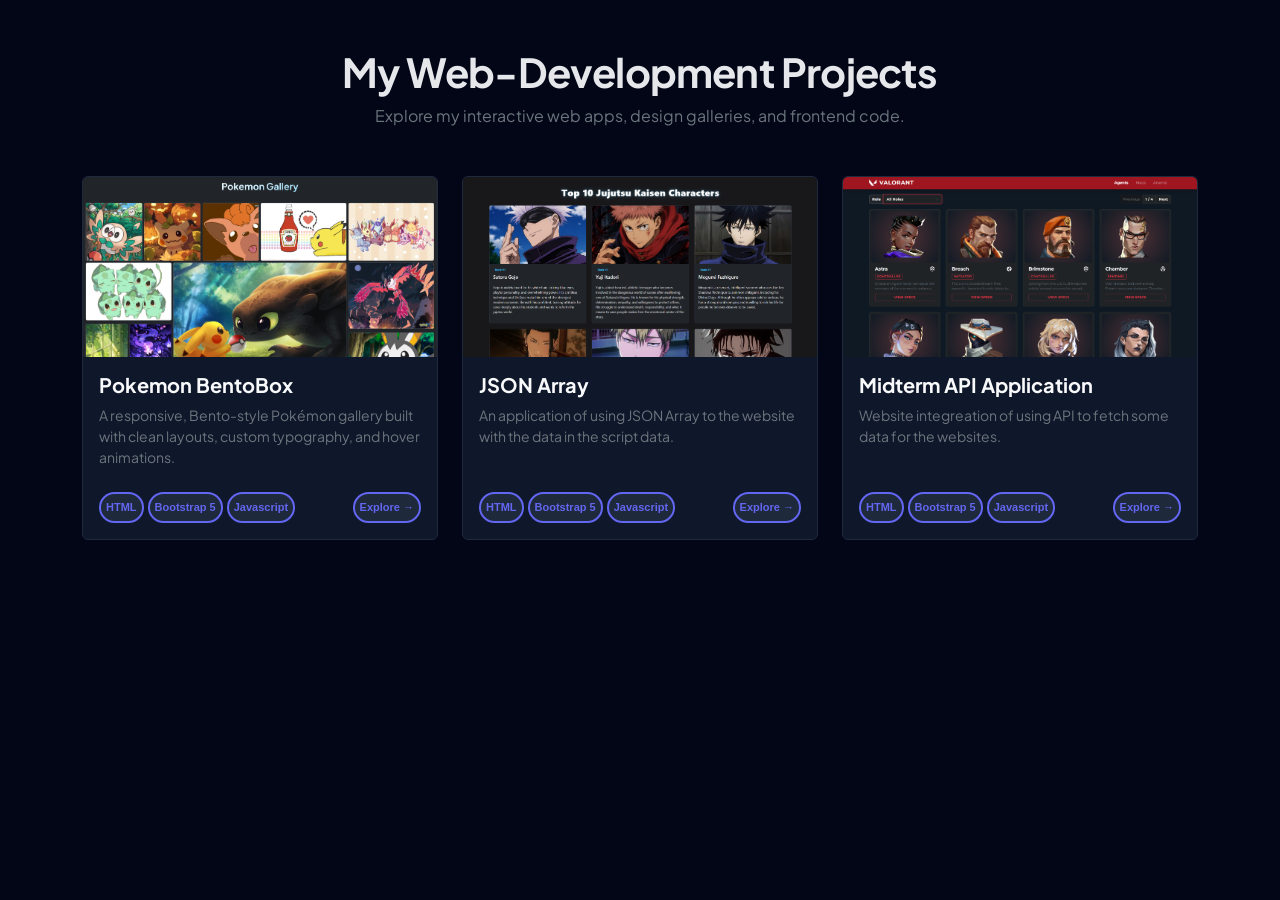
<file: index.html>
<!doctype html>
<html lang="en">
<head>
    <meta charset="utf-8">
    <meta name="viewport" content="width=device-width, initial-scale=1">
    <title>Projects Section | Portfolio</title>
    <link rel="icon" type="image/png" href="Project-1_BentoBox/assets/images/New_Logo.png">
    <link href="https://fonts.googleapis.com/css2?family=Plus+Jakarta+Sans:wght@600;750;800&display=swap" rel="stylesheet">
    <link href="https://cdn.jsdelivr.net/npm/bootstrap@5.3.8/dist/css/bootstrap.min.css" rel="stylesheet" crossorigin="anonymous">
    
    <style>
        body {
            font-family: 'Plus Jakarta Sans', sans-serif;
            background-color: #020617;
            color: #E5E7EB;
        }
        .tag {
            display: inline-block;
            background-color: #1E293B;
            color: #6366F1;
            font-size: 11px;
            font-family: 'Poppins', sans-serif;
            font-weight: 600;
            padding: 5px;
            border: 2px solid #6366F1;
            border-radius: 20px;
        }
        .project-card {
            background-color: #0F172A;
            border: 1px solid #1E293B;
            transition: transform 0.3s cubic-bezier(0.4, 0, 0.2, 1), 
                        box-shadow 0.3s cubic-bezier(0.4, 0, 0.2, 1), 
                        border-color 0.3s ease;
        }
        .project-card:hover {
            transform: translateY(-6px);
            border-color: #6366F1 !important;
            box-shadow: 0 12px 30px rgba(0, 0, 0, 0.6), 
                        0 0 15px rgba(56, 189, 248, 0.15);
        }
        .coming-soon-card {
            background-color: #0B0F19;
            border: 1px dashed #1E293B;
            opacity: 0.7;
        }
    </style>
</head>
<body>
    <main class="container py-5">
        <div class="text-center mb-5">
            <h1 class="fw-bold mb-2" style="letter-spacing: -0.02em;">My Web-Development Projects</h1>
            <p class="text-secondary">Explore my interactive web apps, design galleries, and frontend code.</p>
        </div>

        <div class="row row-cols-1 row-cols-md-3 g-4">
            <div class="col">
                <a class="card project-card h-100 text-decoration-none text-light p-0 overflow-hidden" href="Project-1_BentoBox/BentoBox.html">
                    <div style="height: 180px; min-height: 180px; max-height: 180px;" class="overflow-hidden bg-black">
                        <img src="Project-1_BentoBox/assets/images/BentoBox.png" alt="Pokemon BentoBox" class="w-100 h-100 object-fit-cover" draggable="false">
                    </div>
                    
                    <div class="card-body d-flex flex-column justify-content-between p-3">
                        <div>
                            <h2 class="card-title h5 fw-bold mb-2">Pokemon BentoBox</h2>
                            <p class="card-text text-secondary small">A responsive, Bento-style Pokémon gallery built with clean layouts, custom typography, and hover animations.</p>
                        </div>
                        <div class="mt-4 d-flex gap-1 flex-wrap align-items-center">
                            <span class="tag">HTML</span>
                            <span class="tag">Bootstrap 5</span>
                            <span class="tag">Javascript</span>
                            <span class="ms-auto tag">Explore &rarr;</span>
                        </div>
                    </div>
                </a>
            </div>

            <div class="col">
                <a class="card project-card h-100 text-decoration-none text-light p-0 overflow-hidden" href="Project-2_JSONArray/json.html">
                    <div style="height: 180px; min-height: 180px; max-height: 180px;" class="overflow-hidden bg-black">
                        <img src="Project-2_JSONArray/assets2/images2/JSON_Array.png" alt="JSON Array" class="w-100 h-100 object-fit-cover" draggable="false">
                    </div>
                    
                    <div class="card-body d-flex flex-column justify-content-between p-3">
                        <div>
                            <h2 class="card-title h5 fw-bold mb-2">JSON Array</h2>
                            <p class="card-text text-secondary small">An application of using JSON Array to the website with the data in the script data.</p>
                        </div>
                        <div class="mt-4 d-flex gap-1 flex-wrap align-items-center">
                            <span class="tag">HTML</span>
                            <span class="tag">Bootstrap 5</span>
                            <span class="tag">Javascript</span>
                            <span class="ms-auto tag">Explore &rarr;</span>
                        </div>
                    </div>
                </a>
            </div>

            <div class="col">
                <a class="card project-card h-100 text-decoration-none text-light p-0 overflow-hidden" href="Midterm_API/API.html">
                    <div style="height: 180px; min-height: 180px; max-height: 180px;" class="overflow-hidden bg-black">
                        <img src="Midterm_API/assets3/images3/Valorant_image.png" alt="Midterm API" class="w-100 h-100 object-fit-cover" draggable="false">
                    </div>
                    
                    <div class="card-body d-flex flex-column justify-content-between p-3">
                        <div>
                            <h2 class="card-title h5 fw-bold mb-2">Midterm API Application</h2>
                            <p class="card-text text-secondary small">Website integreation of using API to fetch some data for the websites.</p>
                        </div>
                        <div class="mt-4 d-flex gap-1 flex-wrap align-items-center">
                            <span class="tag">HTML</span>
                            <span class="tag">Bootstrap 5</span>
                            <span class="tag">Javascript</span>
                            <span class="ms-auto tag">Explore &rarr;</span>
                        </div>
                    </div>
                </a>
            </div>
        </div>
    </main>

    <script src="https://cdn.jsdelivr.net/npm/bootstrap@5.3.8/dist/js/bootstrap.bundle.min.js" crossorigin="anonymous"></script>
</body>
</html>
</file>
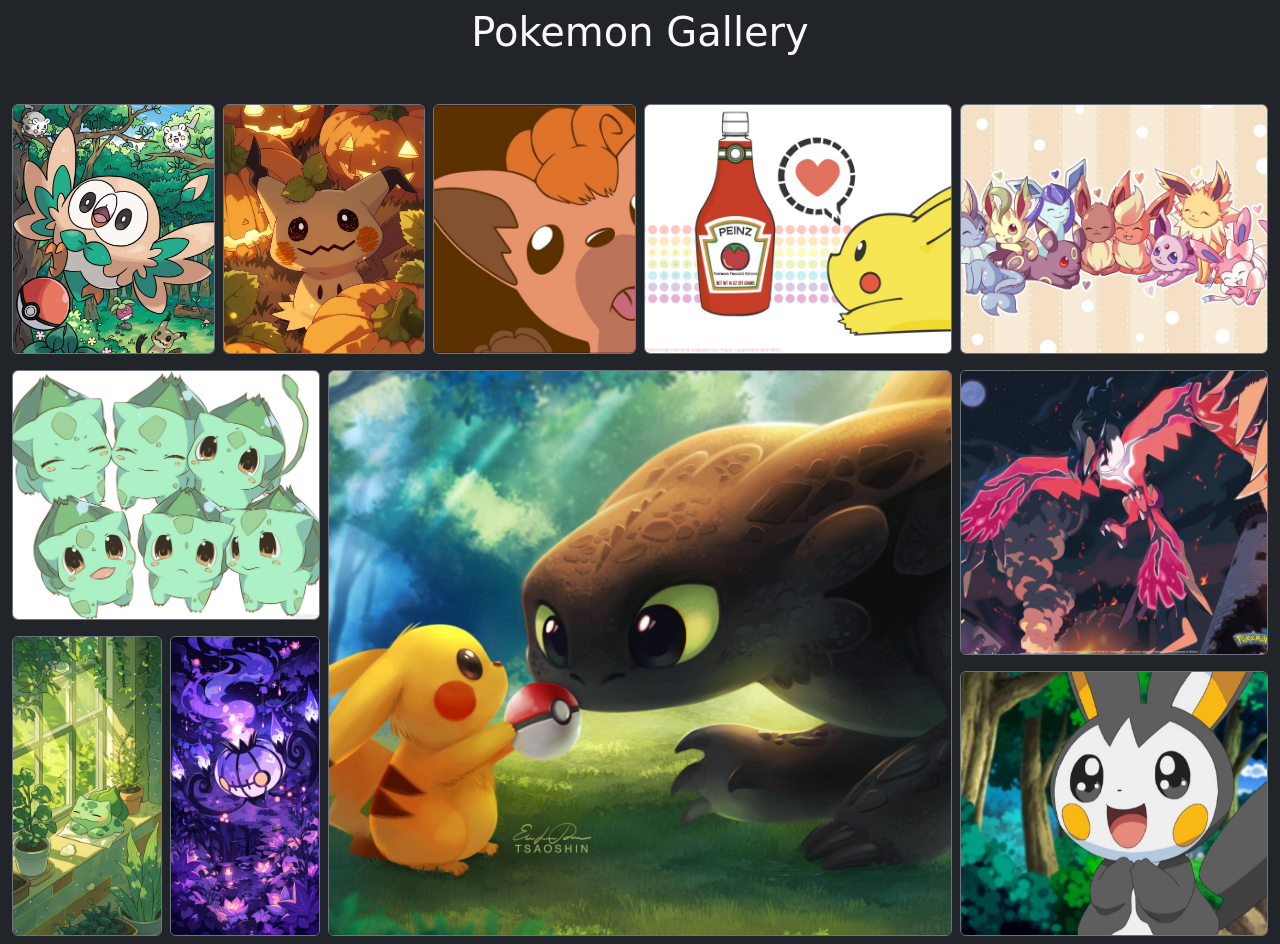
<file: Project#1_BentoBox/index.html>
<!doctype html>
<html lang="en">
<head>
    <meta charset="utf-8">
    <meta name="viewport" content="width=device-width, initial-scale=1">
    <title>BentoBox</title>
    <link href="https://cdn.jsdelivr.net/npm/bootstrap@5.3.8/dist/css/bootstrap.min.css" rel="stylesheet" crossorigin="anonymous">
</head>
<body class="bg-dark text-light">
    <div class="container-fluid py-2">
        <div class="text-center mb-5">
            <h1 class="mb-0">Pokemon Gallery</h1>
        </div>

        <div class="row gx-2 gy-2 mb-3">
            <div class="col-12 col-md-2">
                <div class="card border-secondary bg-black overflow-hidden" style="height: 250px">
                    <div class="card-body p-0 d-flex justify-content-center align-items-center">
                        <img src="assets/images/rowlet.jpg" alt="Pokemon" class="w-100 h-100 object-fit-cover" draggable="false">
                    </div>
                </div>
            </div>
            <div class="col-12 col-md-2">
                <div class="card border-secondary bg-black overflow-hidden" style="height: 250px">
                    <div class="card-body p-0 d-flex justify-content-center align-items-center">
                        <img src="assets/images/mimi.jpg" alt="Pokemon" class="w-100 h-100 object-fit-cover" draggable="false">
                    </div>
                </div>
            </div>  
            <div class="col-12 col-md-2">
                <div class="card border-secondary bg-black overflow-hidden" style="height: 250px">
                    <div class="card-body p-0 d-flex justify-content-center align-items-center">
                        <img src="assets/images/vulpix.jpg" alt="Pokemon" class="w-100 h-100 object-fit-cover" draggable="false">
                    </div>
                </div>
            </div>
            <div class="col-12 col-md-3">
                <div class="card border-secondary bg-black overflow-hidden" style="height: 250px">
                    <div class="card-body p-0 d-flex justify-content-center align-items-center">
                        <img src="assets/images/pikachu.jpeg" alt="Pokemon" class="w-100 h-100 object-fit-cover" draggable="false">
                    </div>
                </div>
            </div>
            <div class="col-12 col-md-3">
                <div class="card border-secondary bg-black overflow-hidden" style="height: 250px">
                    <div class="card-body p-0 d-flex justify-content-center align-items-center">
                        <img src="assets/images/evee.jpg" alt="Pokemon" class="w-100 h-100 object-fit-cover" draggable="false">
                    </div>
                </div>
            </div>
        </div>

        <div class="row gx-2 gy-2">
            <div class="col-12 col-lg-3 d-flex flex-column gap-3">
                <div class="card bg-black border-secondary overflow-hidden" style="height: 250px;">
                    <div class="card-body p-0 d-flex justify-content-center align-items-center">
                        <img src="assets/images/bulbasaur.jpg" alt="Pokemon" class="w-100 h-100 object-fit-cover" draggable="false">
                    </div>
                </div>

                <div class="row g-2">
                    <div class="col-6">
                        <div class="card bg-black border-secondary h-100 overflow-hidden" style="height: 300px; min-height: 300px; max-height: 300px;">
                            <div class="card-body p-0 d-flex justify-content-center align-items-center">
                                <img src="assets/images/bulbasaur_window.jpg" alt="Pokemon" class="w-100 h-100 object-fit-cover" draggable="false">
                            </div>
                        </div>
                    </div>
                    <div class="col-6">
                        <div class="card bg-black border-secondary h-100 overflow-hidden" style="height: 300px; min-height: 300px; max-height: 300px;">
                            <div class="card-body p-0 d-flex justify-content-center align-items-center">
                                <img src="assets/images/lantern.jpg" alt="Pokemon" class="w-100 h-100 object-fit-cover" draggable="false">
                            </div>
                        </div>
                    </div>
                </div>
            </div>

            <div class="col-12 col-lg-6">
                <div class="card bg-black border-secondary h-100 overflow-hidden" style="min-height: 400px;">
                    <div class="card-body p-0 d-flex justify-content-center align-items-center">
                        <img src="assets/images/pikachu1.jpg" alt="Pokemon" class="w-100 h-100 object-fit-cover" draggable="false">
                    </div>
                </div>
            </div>

            <div class="col-12 col-lg-3 d-flex flex-column gap-3">
                <div class="card bg-black border-secondary p-0 overflow-hidden flex-fill">
                    <div class="card-body p-0 d-flex justify-content-center align-items-center">
                        <img src="assets/images/y.jpg" alt="Pokemon" class="w-100 h-100 object-fit-cover" draggable="false">
                    </div>
                </div>
                <div class="card bg-black border-secondary p-0 overflow-hidden flex-fill">
                    <div class="card-body p-0 d-flex justify-content-center align-items-center">
                        <img src="assets/images/pikachu3.jpg" alt="Pokemon" class="w-100 h-100 object-fit-cover" draggable="false">
                    </div>
                </div>
            </div>
        </div>
    </div>
    </div>
</body>
</html>
</file>
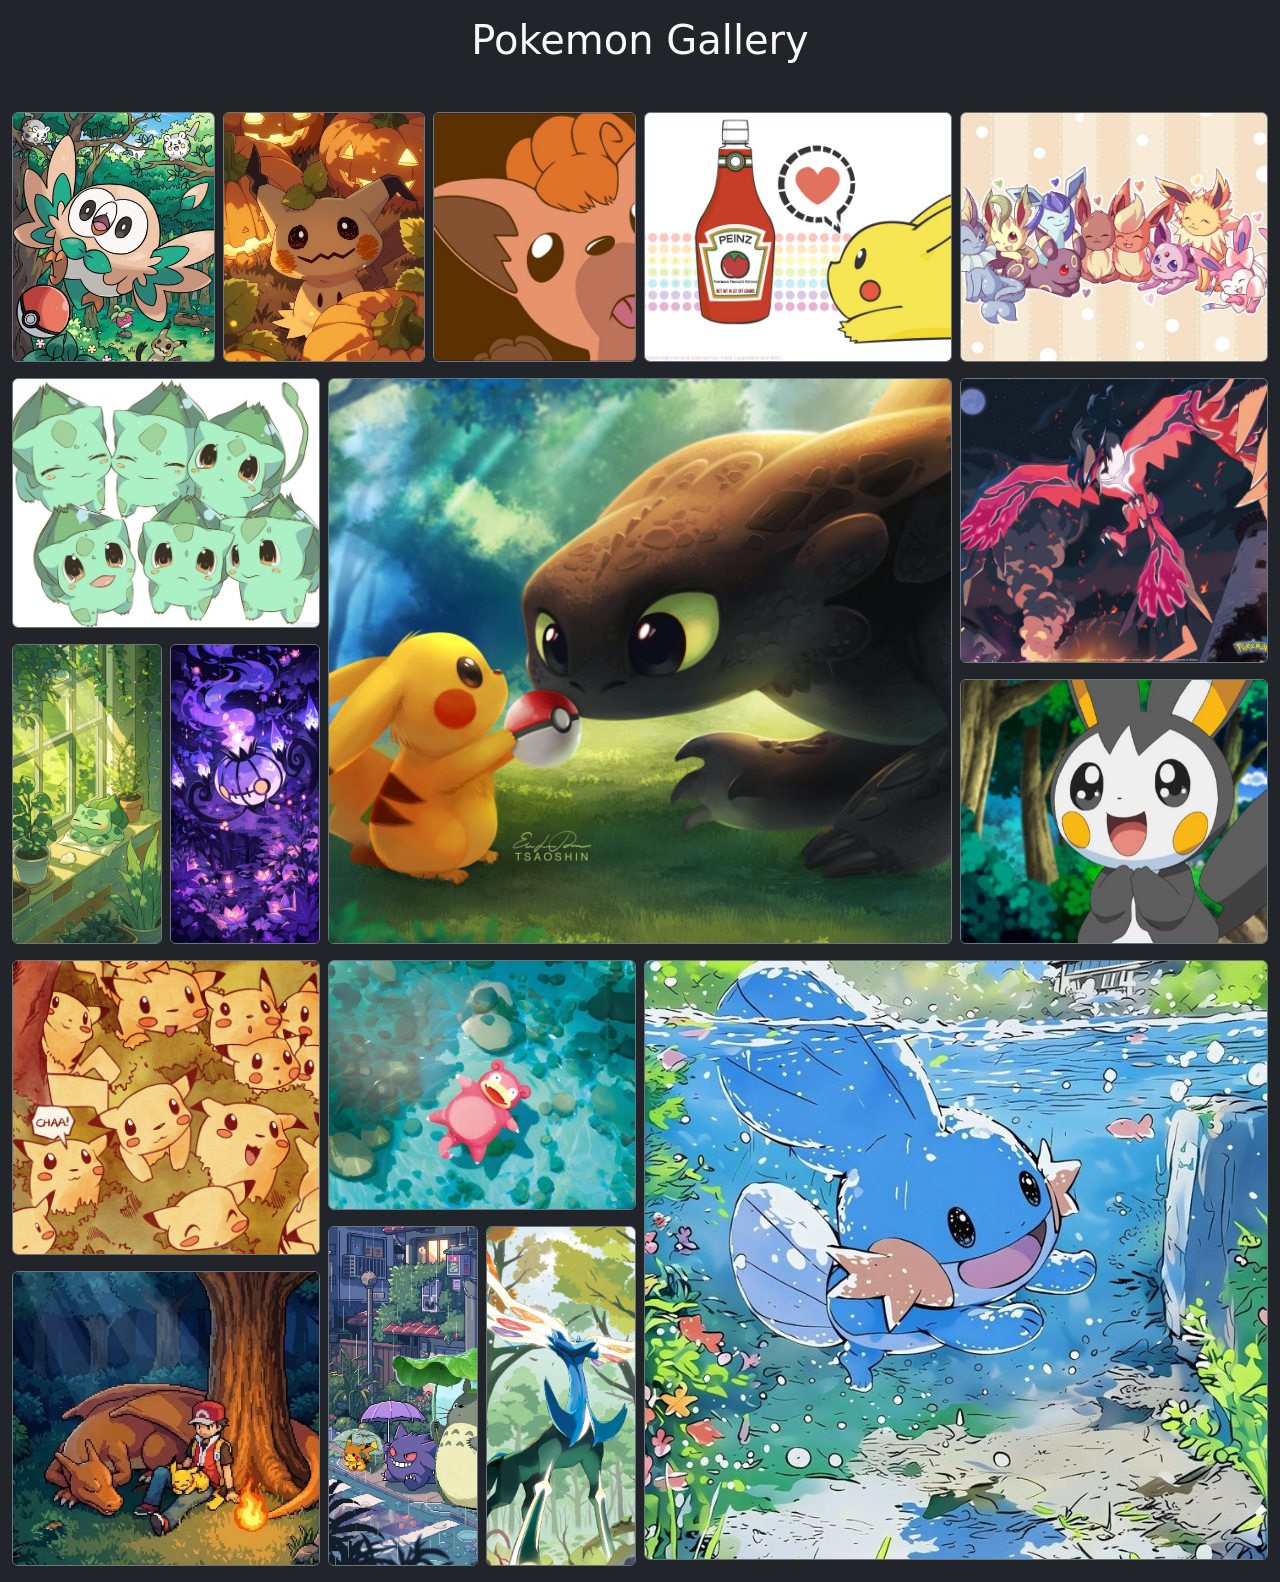
<file: Project-1_BentoBox/index.html>
<!doctype html>
<html lang="en">
<head>
    <meta charset="utf-8">
    <meta name="viewport" content="width=device-width, initial-scale=1">
    <title>Pokemon BentoBox</title>
    <link rel="icon" type="image" href="assets/images/New_Profile_Logo.png">
    <link href="https://cdn.jsdelivr.net/npm/bootstrap@5.3.8/dist/css/bootstrap.min.css" rel="stylesheet" crossorigin="anonymous">
</head>
<body class="bg-dark text-light">
    <div class="container-fluid py-3">
        <div class="text-center mb-5">
            <h1 class="mb-0">Pokemon Gallery</h1>
        </div>

        <div class="row gx-2 gy-2 mb-3">
            <div class="col-12 col-md-2">
                <div class="card border-secondary bg-black overflow-hidden" style="height: 250px">
                    <div class="card-body p-0 d-flex justify-content-center align-items-center">
                        <img src="assets/images/rowlet.jpg" alt="Pokemon" class="w-100 h-100 object-fit-cover" draggable="false">
                    </div>
                </div>
            </div>
            <div class="col-12 col-md-2">
                <div class="card border-secondary bg-black overflow-hidden" style="height: 250px">
                    <div class="card-body p-0 d-flex justify-content-center align-items-center">
                        <img src="assets/images/mimi.jpg" alt="Pokemon" class="w-100 h-100 object-fit-cover" draggable="false">
                    </div>
                </div>
            </div>  
            <div class="col-12 col-md-2">
                <div class="card border-secondary bg-black overflow-hidden" style="height: 250px">
                    <div class="card-body p-0 d-flex justify-content-center align-items-center">
                        <img src="assets/images/vulpix.jpg" alt="Pokemon" class="w-100 h-100 object-fit-cover" draggable="false">
                    </div>
                </div>
            </div>
            <div class="col-12 col-md-3">
                <div class="card border-secondary bg-black overflow-hidden" style="height: 250px">
                    <div class="card-body p-0 d-flex justify-content-center align-items-center">
                        <img src="assets/images/pikachu.jpeg" alt="Pokemon" class="w-100 h-100 object-fit-cover" draggable="false">
                    </div>
                </div>
            </div>
            <div class="col-12 col-md-3">
                <div class="card border-secondary bg-black overflow-hidden" style="height: 250px">
                    <div class="card-body p-0 d-flex justify-content-center align-items-center">
                        <img src="assets/images/evee.jpg" alt="Pokemon" class="w-100 h-100 object-fit-cover" draggable="false">
                    </div>
                </div>
            </div>
        </div>

        <div class="row gx-2 gy-2 mb-3">
            <div class="col-12 col-lg-3 d-flex flex-column gap-3">
                <div class="card bg-black border-secondary overflow-hidden" style="height: 250px;">
                    <div class="card-body p-0 d-flex justify-content-center align-items-center">
                        <img src="assets/images/bulbasaur.jpg" alt="Pokemon" class="w-100 h-100 object-fit-cover" draggable="false">
                    </div>
                </div>

                <div class="row g-2">
                    <div class="col-6">
                        <div class="card bg-black border-secondary h-100 overflow-hidden" style="height: 300px; min-height: 300px; max-height: 300px;">
                            <div class="card-body p-0 d-flex justify-content-center align-items-center">
                                <img src="assets/images/bulbasaur_window.jpg" alt="Pokemon" class="w-100 h-100 object-fit-cover" draggable="false">
                            </div>
                        </div>
                    </div>
                    <div class="col-6">
                        <div class="card bg-black border-secondary h-100 overflow-hidden" style="height: 300px; min-height: 300px; max-height: 300px;">
                            <div class="card-body p-0 d-flex justify-content-center align-items-center">
                                <img src="assets/images/lantern.jpg" alt="Pokemon" class="w-100 h-100 object-fit-cover" draggable="false">
                            </div>
                        </div>
                    </div>
                </div>
            </div>

            <div class="col-12 col-lg-6">
                <div class="card bg-black border-secondary h-100 overflow-hidden" style="min-height: 400px;">
                    <div class="card-body p-0 d-flex justify-content-center align-items-center">
                        <img src="assets/images/pikachu1.jpg" alt="Pokemon" class="w-100 h-100 object-fit-cover" draggable="false">
                    </div>
                </div>
            </div>

            <div class="col-12 col-lg-3 d-flex flex-column gap-3">
                <div class="card bg-black border-secondary p-0 overflow-hidden flex-fill">
                    <div class="card-body p-0 d-flex justify-content-center align-items-center">
                        <img src="assets/images/y.jpg" alt="Pokemon" class="w-100 h-100 object-fit-cover" draggable="false">
                    </div>
                </div>
                <div class="card bg-black border-secondary p-0 overflow-hidden flex-fill">
                    <div class="card-body p-0 d-flex justify-content-center align-items-center">
                        <img src="assets/images/pikachu3.jpg" alt="Pokemon" class="w-100 h-100 object-fit-cover" draggable="false">
                    </div>
                </div>
            </div>
        </div>

        <div class="row gx-2 gy-2">
            <div class="col-12 col-lg-3 d-flex flex-column gap-3">
                <div class="card bg-black border-secondary h-100 overflow-hidden" style="height: 250px;">
                    <div class="card-body p-0 d-flex justify-content-center align-items-center">
                        <img src="assets/images/pikachu2.jpg" alt="Pokemon" class="w-100 h-100 object-fit-cover" draggable="false">
                    </div>
                </div>
                <div class="card bg-black border-secondary h-100 overflow-hidden" style="height: 250px;">
                    <div class="card-body p-0 d-flex justify-content-center align-items-center">
                        <img src="assets/images/red.jpg" alt="Pokemon" class="w-100 h-100 object-fit-cover" draggable="false">
                    </div>
                </div>
            </div>

            <div class="col-12 col-lg-3 d-flex flex-column gap-3">
                <div class="card bg-black border-secondary overflow-hidden" style="height: 250px;">
                    <div class="card-body p-0 d-flex justify-content-center align-items-center">
                        <img src="assets/images/slowbro.jpg" alt="Pokemon" class="w-100 h-100 object-fit-cover" draggable="false">
                    </div>
                </div>

                <div class="row g-2">
                    <div class="col-6">
                        <div class="card bg-black border-secondary h-100 overflow-hidden" style="height: 300px; min-height: 340px; max-height: 300px;">
                            <div class="card-body p-0 d-flex justify-content-center align-items-center">
                                <img src="assets/images/ghibli.jpg" alt="Pokemon" class="w-100 h-100 object-fit-cover" draggable="false">
                            </div>
                        </div>
                    </div>
                    <div class="col-6">
                        <div class="card bg-black border-secondary h-100 overflow-hidden" style="height: 300px; min-height: 340px; max-height: 300px;">
                            <div class="card-body p-0 d-flex justify-content-center align-items-center">
                                <img src="assets/images/x.jpg" alt="Pokemon" class="w-100 h-100 object-fit-cover" draggable="false">
                            </div>
                        </div>
                    </div>
                </div>
            </div>

            <div class="col-12 col-lg-6">
                <div class="card bg-black border-secondary overflow-hidden" style="min-height: 400px; min-height: 600px; max-height: 400px;">
                    <div class="card-body p-0 d-flex justify-content-center align-items-center">
                        <img src="assets/images/swamp.jpg" alt="Pokemon" class="w-100 h-100 object-fit-cover" draggable="false">
                    </div>
                </div>
            </div>
        </div>
    </div>
</body>
</html>
</file>
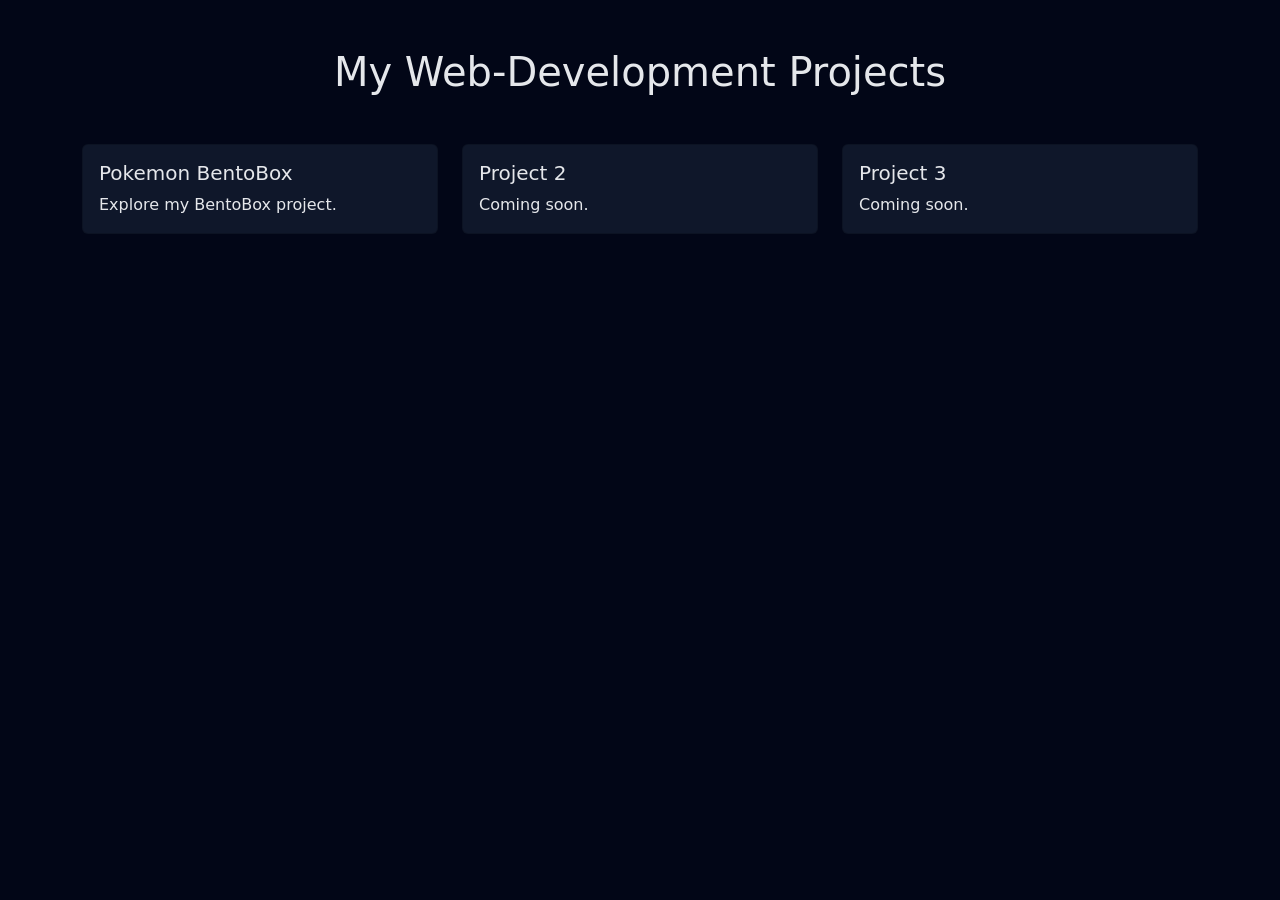
<file: Webdev_Projects.html>
<!doctype html>
<html lang="en">
<head>
    <meta charset="utf-8">
    <meta name="viewport" content="width=device-width, initial-scale=1">
    <title>Projects Section</title>
    <link rel="icon" type="image" href="Project-1_BentoBox/assets/images/New_Profile_Logo.png">
    <link href="https://cdn.jsdelivr.net/npm/bootstrap@5.3.8/dist/css/bootstrap.min.css" rel="stylesheet" crossorigin="anonymous">
</head>
<body style="background-color: #020617; color: #E5E7EB;">
    <main class="container py-5">
        <h1 class="text-center mb-5">My Web-Development Projects</h1>
        <div class="row row-cols-1 row-cols-md-3 g-4">
            <div class="col">
                <a class="card h-100 text-decoration-none" href="Project-1_BentoBox/BentoBox.html" style="background-color: #0F172A; color: #E5E7EB;">
                    <div class="card-body">
                        <h2 class="card-title h5">Pokemon BentoBox</h2>
                        <p class="card-text">Explore my BentoBox project.</p>
                    </div>
                </a>
            </div>
            <div class="col">
                <div class="card h-100" style="background-color: #0F172A; color: #E5E7EB;">
                    <div class="card-body">
                        <h2 class="card-title h5">Project 2</h2>
                        <p class="card-text">Coming soon.</p>
                    </div>
                </div>
            </div>
            <div class="col">
                <div class="card h-100" style="background-color: #0F172A; color: #E5E7EB;">
                    <div class="card-body">
                        <h2 class="card-title h5">Project 3</h2>
                        <p class="card-text">Coming soon.</p>
                    </div>
                </div>
            </div>
        </div>
    </main>

    <script src="https://cdn.jsdelivr.net/npm/bootstrap@5.3.8/dist/js/bootstrap.bundle.min.js" crossorigin="anonymous"></script>
</body>
</html>
</file>
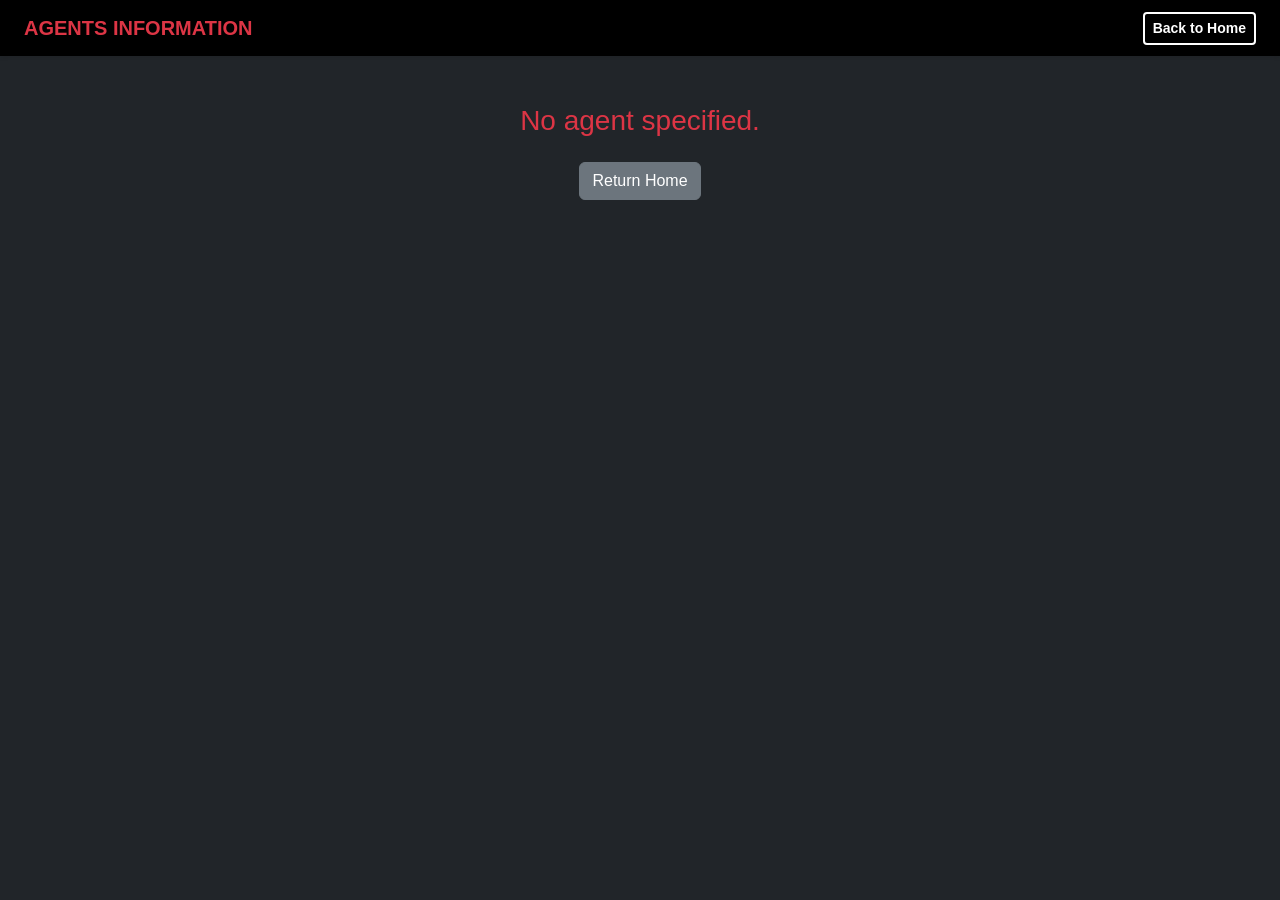
<file: Midterm_API/viewagent.html>
<!DOCTYPE html>
<html lang="en">
<head>
    <meta charset="UTF-8">
    <meta name="viewport" content="width=device-width, initial-scale=1.0">
    <title>Agent Specs - Valorant INFO</title>
    <link href="https://cdn.jsdelivr.net/npm/bootstrap@5.3.0/dist/css/bootstrap.min.css" rel="stylesheet">
    <link rel="icon" type="image/svg+xml" href="https://cdn.jsdelivr.net/gh/glincker/thesvg@main/public/icons/valorant/default.svg">
    <link rel="stylesheet" href="assets3/css3/style.css">
</head>
<body class="bg-dark text-light">

    <nav class="navbar navbar-dark bg-black px-4 shadow-sm">
        <a class="navbar-brand fw-bold text-danger" href="API.html">AGENTS INFORMATION</a>
        <a href="API.html" class="btn btn-outline-secondary btn-sm" style="color: white; font-weight: 600; border: 2px solid;">Back to Home</a>
    </nav>

    <div class="container my-5" id="agentDetailsContainer">
        <div class="text-center py-5">
            <div class="spinner-border text-danger" style="width: 3rem; height: 3rem;" role="status"></div>
            <div class="mt-3 text-secondary">Loading Agent Specs...</div>
        </div>
    </div>

    <script>
        async function fetchAgentDetails() {
            const urlParams = new URLSearchParams(window.location.search);
            const uuid = urlParams.get('uuid');
            const container = document.getElementById('agentDetailsContainer');

            if (!uuid) {
                container.innerHTML = `<div class="text-center text-danger"><h3>No agent specified.</h3><a href="API.html" class="btn btn-secondary mt-3">Return Home</a></div>`;
                return;
            }

            try {
                const [agentRes, spraysRes] = await Promise.all([
                    fetch(`https://valorant-api.com/v1/agents/${uuid}`),
                    fetch(`https://valorant-api.com/v1/sprays`)
                ]);

                const agentResult = await agentRes.json();
                const spraysResult = await spraysRes.json();
                
                const agent = agentResult.data;

                let abilitiesHTML = '';
                agent.abilities.forEach(ability => {
                    if (!ability.displayName) return; 
                    abilitiesHTML += `
                        <div class="col-12 col-md-6 col-lg-3">
                            <div class="ability-card p-4 rounded h-100 d-flex flex-column text-center text-md-start">
                                <div class="d-flex align-items-center justify-content-center justify-content-md-start mb-3">
                                    ${ability.displayIcon ? `<img src="${ability.displayIcon}" alt="${ability.displayName}" style="width: 48px; height: 48px;" class="p-1 bg-dark rounded border border-secondary">` : ''}
                                </div>
                                <h5 class="fw-bold text-danger mb-2">${ability.displayName}</h5>
                                <p class="small text-secondary m-0" style="line-height: 1.5;">${ability.description || 'No description available.'}</p>
                            </div>
                        </div>
                    `;
                });

                const agentSprays = spraysResult.data.filter(spray => {
                    const name = spray.displayName.toLowerCase();
                    const agentName = agent.displayName.toLowerCase();
                    return name.includes(agentName) && spray.fullTransparentIcon;
                });

                let spraysHTML = '';
                if (agentSprays.length > 0) {
                    agentSprays.forEach(spray => {
                        spraysHTML += `
                            <div class="col-6 col-md-4 col-lg-3 text-center">
                                <div class="p-3 bg-black border border-secondary rounded h-100 d-flex flex-column align-items-center justify-content-center">
                                    <img src="${spray.fullTransparentIcon || spray.displayIcon}" alt="${spray.displayName}" style="max-height: 80px; object-fit: contain;" class="mb-2" draggable="false">
                                    <span class="small text-light fw-bold">${spray.displayName}</span>
                                </div>
                            </div>
                        `;
                    });
                } else {
                    spraysHTML = `<div class="text-secondary small">No specific promotional sprays found for this agent.</div>`;
                }

                container.innerHTML = `
                    <div class="agent-hero-section p-4 p-md-5 mb-5">
                        <div class="row align-items-center">
                            <div class="col-12 col-md-5 text-center mb-4 mb-md-0 position-relative">
                                <div class="position-absolute top-50 start-50 translate-middle rounded-circle bg-danger opacity-10 filter-blur" style="width: 250px; height: 250px; filter: blur(50px); z-index: 0;"></div>
                                <img src="${agent.fullPortrait || agent.displayIcon}" alt="${agent.displayName}" class="img-fluid position-relative" style="max-height: 420px; object-fit: contain; z-index: 1;" draggable="false">
                            </div>
                            <div class="col-12 col-md-7 ps-md-4">
                                <span class="badge bg-danger text-uppercase px-3 py-2 mb-3">${agent.role ? agent.role.displayName : 'Agent'}</span>
                                <h1 class="display-3 fw-bold text-white text-uppercase mb-3">${agent.displayName}</h1>
                                <p class="lead text-secondary mb-4" style="line-height: 1.7;">${agent.description}</p>
                            </div>
                        </div>
                    </div>

                    <div class="d-flex align-items-center justify-content-between mb-4">
                        <h3 class="fw-bold text-white text-uppercase m-0">Special Abilities</h3>
                        <div style="height: 2px; background: #323A40; flex-grow: 1; margin-left: 20px;"></div>
                    </div>
                    <div class="row g-4 mb-5">
                        ${abilitiesHTML}
                    </div>

                    <div class="d-flex align-items-center justify-content-between mb-4">
                        <h3 class="fw-bold text-white text-uppercase m-0">Signature Sprays & Flair</h3>
                        <div style="height: 2px; background: #323A40; flex-grow: 1; margin-left: 20px;"></div>
                    </div>
                    <div class="row g-3">
                        ${spraysHTML}
                    </div>
                `;

            } catch (error) {
                console.error("Error fetching agent specs:", error);
                container.innerHTML = `<div class="text-center text-danger"><h3>Failed to load agent details.</h3></div>`;
            }
        }


        

        fetchAgentDetails();
    </script>
</body>
</html>
</file>
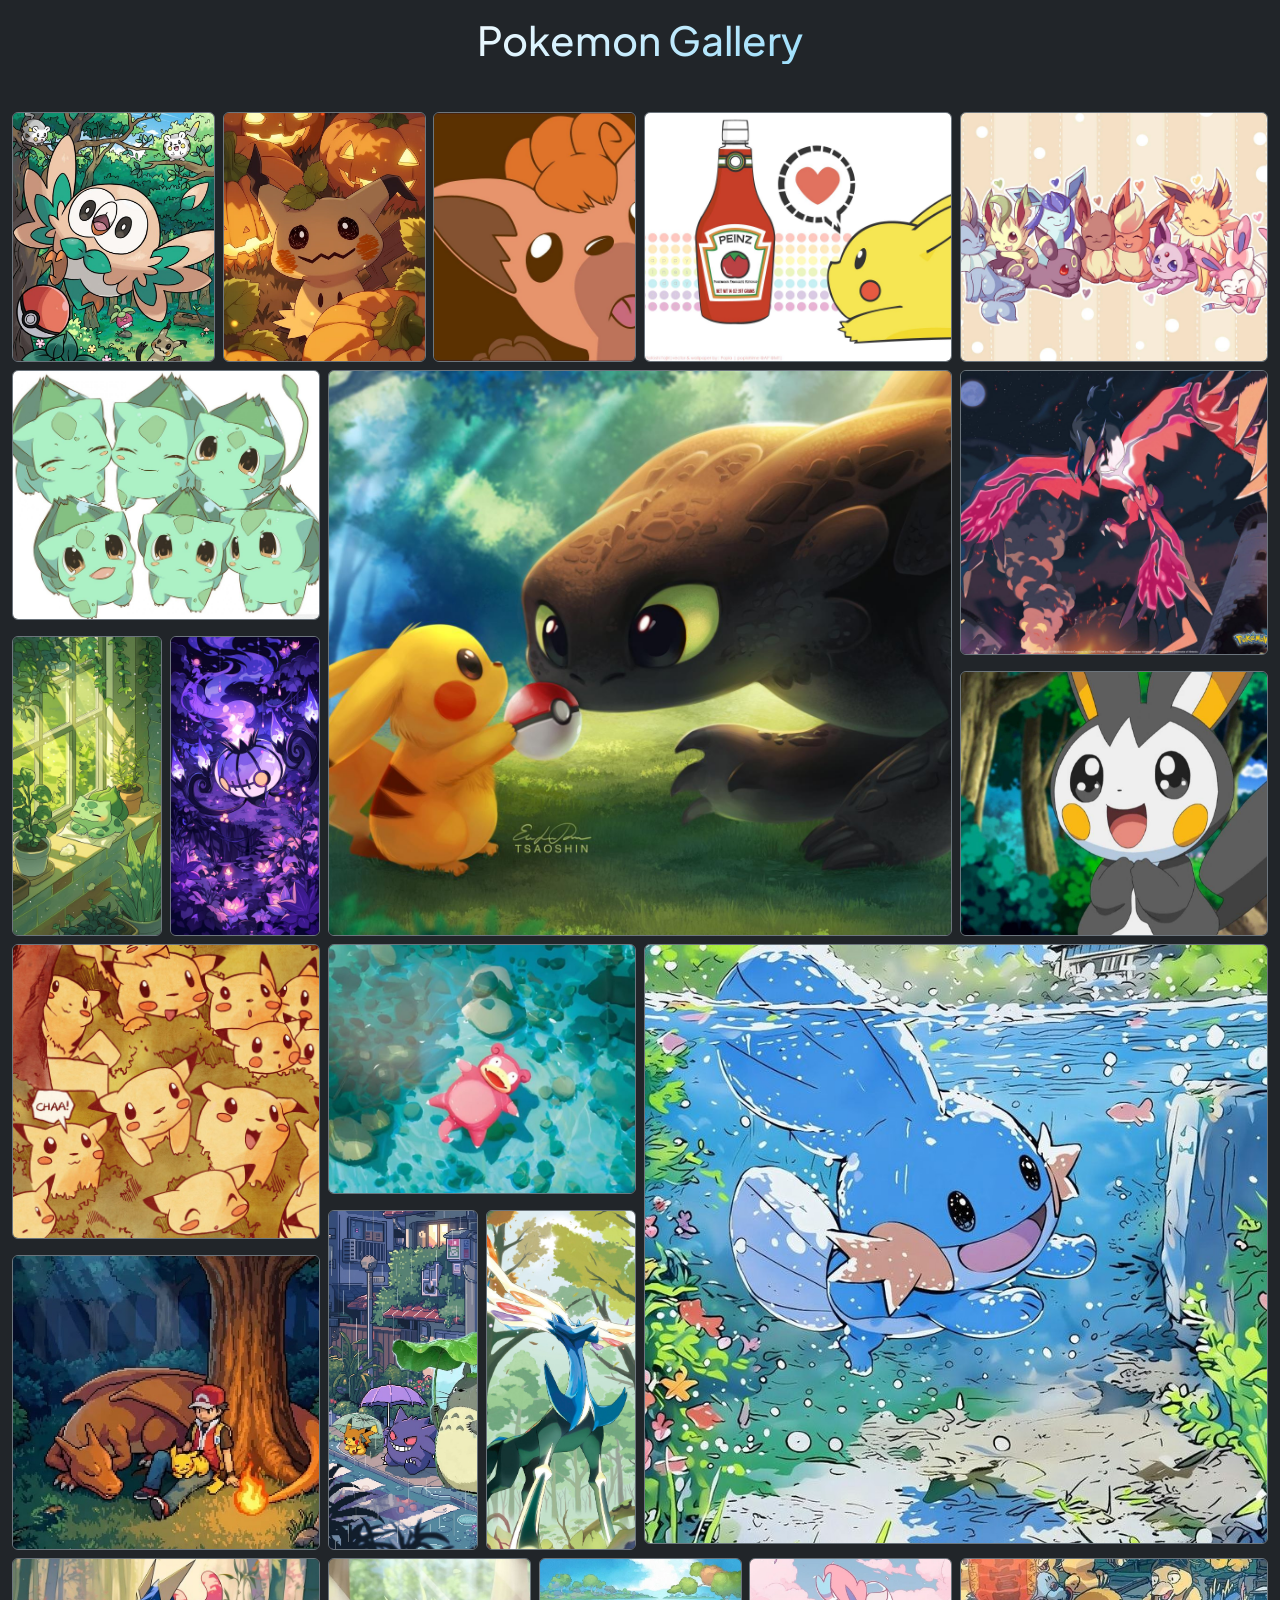
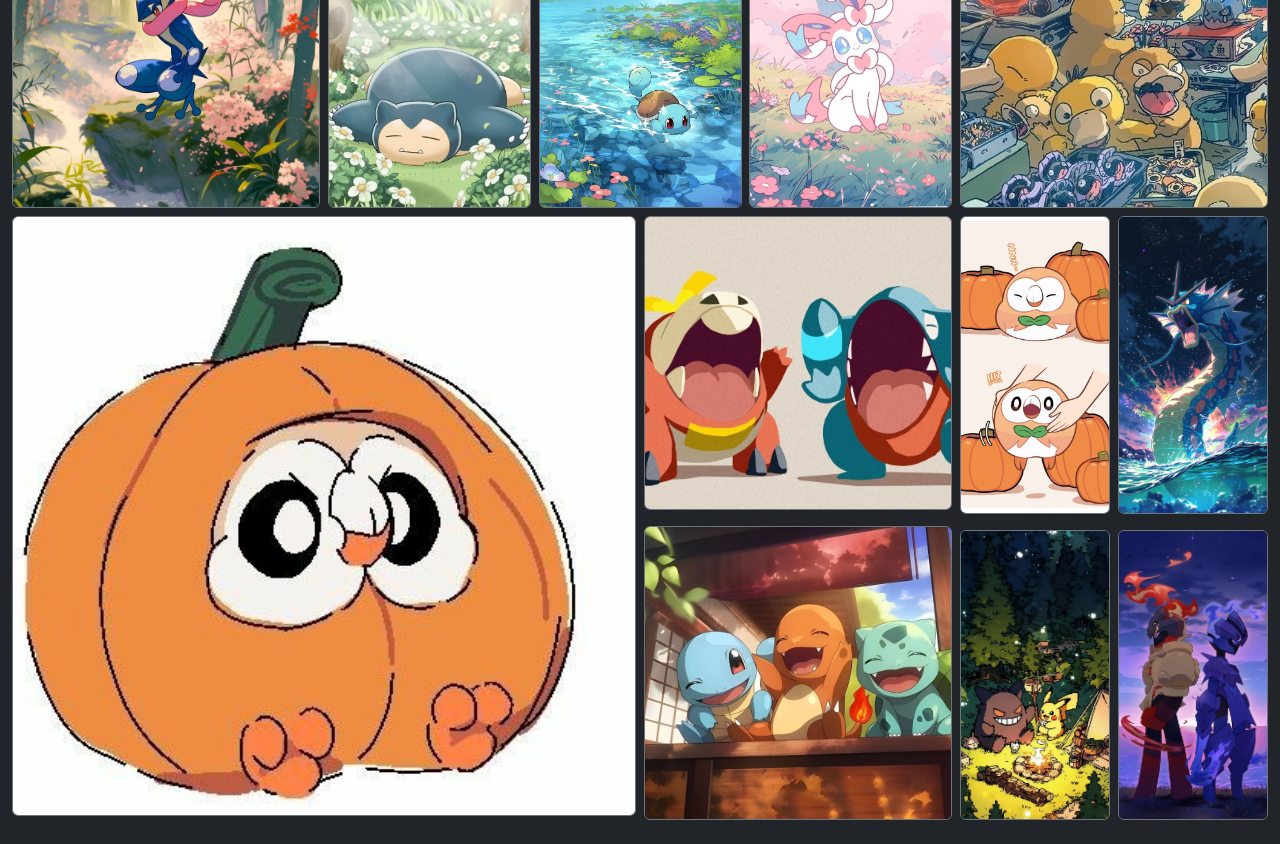
<file: Project-1_BentoBox/BentoBox.html>
<!doctype html>
<html lang="en">
<head>
    <meta charset="utf-8">
    <meta name="viewport" content="width=device-width, initial-scale=1">
    <title>Pokemon BentoBox</title>
    <link rel="icon" type="image" href="assets/images/pokeball.png">
    <link href="https://cdn.jsdelivr.net/npm/bootstrap@5.3.8/dist/css/bootstrap.min.css" rel="stylesheet" crossorigin="anonymous">
    <link rel="stylesheet" href="assets/css/style.css">
    <link href="https://fonts.googleapis.com/css2?family=Plus+Jakarta+Sans:wght@700;800&display=swap" rel="stylesheet">
</head>
<body class="bg-dark text-light">
    <div class="container-fluid py-3">
        <div class="text-center mb-5">
            <h1 class="gallery-title mb-0" style="font-family: 'Plus Jakarta Sans', sans-serif;">Pokemon Gallery</h1>
        </div>

        <div class="row gx-2 gy-2 mb-2">
            <div class="col-12 col-md-2">
                <div class="card border-secondary bg-black overflow-hidden" style="height: 250px">
                    <div class="card-body p-0 d-flex justify-content-center align-items-center">
                        <img src="assets/images/rowlet.jpg" alt="Pokemon" class="w-100 h-100 object-fit-cover" draggable="false">
                    </div>
                </div>
            </div>
            <div class="col-12 col-md-2">
                <div class="card border-secondary bg-black overflow-hidden" style="height: 250px">
                    <div class="card-body p-0 d-flex justify-content-center align-items-center">
                        <img src="assets/images/mimi.jpg" alt="Pokemon" class="w-100 h-100 object-fit-cover" draggable="false">
                    </div>
                </div>
            </div>  
            <div class="col-12 col-md-2">
                <div class="card border-secondary bg-black overflow-hidden" style="height: 250px">
                    <div class="card-body p-0 d-flex justify-content-center align-items-center">
                        <img src="assets/images/vulpix.jpg" alt="Pokemon" class="w-100 h-100 object-fit-cover" draggable="false">
                    </div>
                </div>
            </div>
            <div class="col-12 col-md-3">
                <div class="card border-secondary bg-black overflow-hidden" style="height: 250px">
                    <div class="card-body p-0 d-flex justify-content-center align-items-center">
                        <img src="assets/images/pikachu.jpeg" alt="Pokemon" class="w-100 h-100 object-fit-cover" draggable="false">
                    </div>
                </div>
            </div>
            <div class="col-12 col-md-3">
                <div class="card border-secondary bg-black overflow-hidden" style="height: 250px">
                    <div class="card-body p-0 d-flex justify-content-center align-items-center">
                        <img src="assets/images/evee.jpg" alt="Pokemon" class="w-100 h-100 object-fit-cover" draggable="false">
                    </div>
                </div>
            </div>
        </div>

        <div class="row gx-2 gy-2 mb-2">
            <div class="col-12 col-lg-3 d-flex flex-column gap-3">
                <div class="card bg-black border-secondary overflow-hidden" style="height: 250px;">
                    <div class="card-body p-0 d-flex justify-content-center align-items-center">
                        <img src="assets/images/bulbasaur.jpg" alt="Pokemon" class="w-100 h-100 object-fit-cover" draggable="false">
                    </div>
                </div>

                <div class="row g-2">
                    <div class="col-6">
                        <div class="card bg-black border-secondary h-100 overflow-hidden" style="height: 300px; min-height: 300px; max-height: 300px;">
                            <div class="card-body p-0 d-flex justify-content-center align-items-center">
                                <img src="assets/images/bulbasaur_window.jpg" alt="Pokemon" class="w-100 h-100 object-fit-cover" draggable="false">
                            </div>
                        </div>
                    </div>
                    <div class="col-6">
                        <div class="card bg-black border-secondary h-100 overflow-hidden" style="height: 300px; min-height: 300px; max-height: 300px;">
                            <div class="card-body p-0 d-flex justify-content-center align-items-center">
                                <img src="assets/images/lantern.jpg" alt="Pokemon" class="w-100 h-100 object-fit-cover" draggable="false">
                            </div>
                        </div>
                    </div>
                </div>
            </div>

            <div class="col-12 col-lg-6">
                <div class="card bg-black border-secondary h-100 overflow-hidden" style="min-height: 400px;">
                    <div class="card-body p-0 d-flex justify-content-center align-items-center">
                        <img src="assets/images/pikachu1.jpg" alt="Pokemon" class="w-100 h-100 object-fit-cover" draggable="false">
                    </div>
                </div>
            </div>

            <div class="col-12 col-lg-3 d-flex flex-column gap-3">
                <div class="card bg-black border-secondary p-0 overflow-hidden flex-fill">
                    <div class="card-body p-0 d-flex justify-content-center align-items-center">
                        <img src="assets/images/y.jpg" alt="Pokemon" class="w-100 h-100 object-fit-cover" draggable="false">
                    </div>
                </div>
                <div class="card bg-black border-secondary p-0 overflow-hidden flex-fill">
                    <div class="card-body p-0 d-flex justify-content-center align-items-center">
                        <img src="assets/images/pikachu3.jpg" alt="Pokemon" class="w-100 h-100 object-fit-cover" draggable="false">
                    </div>
                </div>
            </div>
        </div>

        <div class="row gx-2 gy-2 mb-2">
            <div class="col-12 col-lg-3 d-flex flex-column gap-3">
                <div class="card bg-black border-secondary h-100 overflow-hidden" style="height: 250px;">
                    <div class="card-body p-0 d-flex justify-content-center align-items-center">
                        <img src="assets/images/pikachu2.jpg" alt="Pokemon" class="w-100 h-100 object-fit-cover" draggable="false">
                    </div>
                </div>
                <div class="card bg-black border-secondary h-100 overflow-hidden" style="height: 250px;">
                    <div class="card-body p-0 d-flex justify-content-center align-items-center">
                        <img src="assets/images/red.jpg" alt="Pokemon" class="w-100 h-100 object-fit-cover" draggable="false">
                    </div>
                </div>
            </div>

            <div class="col-12 col-lg-3 d-flex flex-column gap-3">
                <div class="card bg-black border-secondary overflow-hidden" style="height: 250px;">
                    <div class="card-body p-0 d-flex justify-content-center align-items-center">
                        <img src="assets/images/slowbro.jpg" alt="Pokemon" class="w-100 h-100 object-fit-cover" draggable="false">
                    </div>
                </div>

                <div class="row g-2">
                    <div class="col-6">
                        <div class="card bg-black border-secondary h-100 overflow-hidden" style="height: 300px; min-height: 340px; max-height: 300px;">
                            <div class="card-body p-0 d-flex justify-content-center align-items-center">
                                <img src="assets/images/ghibli.jpg" alt="Pokemon" class="w-100 h-100 object-fit-cover" draggable="false">
                            </div>
                        </div>
                    </div>
                    <div class="col-6">
                        <div class="card bg-black border-secondary h-100 overflow-hidden" style="height: 300px; min-height: 340px; max-height: 300px;">
                            <div class="card-body p-0 d-flex justify-content-center align-items-center">
                                <img src="assets/images/x.jpg" alt="Pokemon" class="w-100 h-100 object-fit-cover" draggable="false">
                            </div>
                        </div>
                    </div>
                </div>
            </div>

            <div class="col-12 col-lg-6">
                <div class="card bg-black border-secondary overflow-hidden" style="height: 400px; min-height: 600px; max-height: 400px;">
                    <div class="card-body p-0 d-flex justify-content-center align-items-center">
                        <img src="assets/images/swamp.jpg" alt="Pokemon" class="w-100 h-100 object-fit-cover" draggable="false">
                    </div>
                </div>
            </div>
        </div>

        <div class="row gx-2 gy-2 mb-2">
            <div class="col-12 col-md-3">
                <div class="card border-secondary bg-black overflow-hidden" style="height: 250px">
                    <div class="card-body p-0 d-flex justify-content-center align-items-center">
                        <img src="assets/images/greninja.jpg" alt="Pokemon" class="w-100 h-100 object-fit-cover" draggable="false">
                    </div>
                </div>
            </div>
            <div class="col-12 col-md-2">
                <div class="card border-secondary bg-black overflow-hidden" style="height: 250px">
                    <div class="card-body p-0 d-flex justify-content-center align-items-center">
                        <img src="assets/images/snorlax.jpg" alt="Pokemon" class="w-100 h-100 object-fit-cover" draggable="false">
                    </div>
                </div>
            </div>
            <div class="col-12 col-md-2">
                <div class="card border-secondary bg-black overflow-hidden" style="height: 250px">
                    <div class="card-body p-0 d-flex justify-content-center align-items-center">
                        <img src="assets/images/squirtle.jpg" alt="Pokemon" class="w-100 h-100 object-fit-cover" draggable="false">
                    </div>
                </div>
            </div>  
            <div class="col-12 col-md-2">
                <div class="card border-secondary bg-black overflow-hidden" style="height: 250px">
                    <div class="card-body p-0 d-flex justify-content-center align-items-center">
                        <img src="assets/images/slyveon.jpg" alt="Pokemon" class="w-100 h-100 object-fit-cover" draggable="false">
                    </div>
                </div>
            </div>
            <div class="col-12 col-md-3">
                <div class="card border-secondary bg-black overflow-hidden" style="height: 250px">
                    <div class="card-body p-0 d-flex justify-content-center align-items-center">
                        <img src="assets/images/psyduck.jpg" alt="Pokemon" class="w-100 h-100 object-fit-cover" draggable="false">
                    </div>
                </div>
            </div>
        </div>

        <div class="row gx-2 gy-2 mb-2">
            <div class="col-12 col-lg-6">
                <div class="card bg-black border-secondary overflow-hidden" style="height: 400px; min-height: 600px; max-height: 400px;">
                    <div class="card-body p-0 d-flex justify-content-center align-items-center">
                        <img src="assets/images/rowlet3.jpg" alt="Pokemon" class="w-100 h-100 object-fit-cover" draggable="false">
                    </div>
                </div>
            </div>

            <div class="col-12 col-lg-3 d-flex flex-column gap-3">
                <div class="card bg-black border-secondary h-100 overflow-hidden" style="height: 250px;">
                    <div class="card-body p-0 d-flex justify-content-center align-items-center">
                        <img src="assets/images/cute.jpg" alt="Pokemon" class="w-100 h-100 object-fit-cover" draggable="false">
                    </div>
                </div>
                <div class="card bg-black border-secondary h-100 overflow-hidden" style="height: 250px;">
                    <div class="card-body p-0 d-flex justify-content-center align-items-center">
                        <img src="assets/images/starter.jpg" alt="Pokemon" class="w-100 h-100 object-fit-cover" draggable="false">
                    </div>
                </div>
            </div>

            <div class="col-12 col-lg-3 d-flex flex-column gap-3">
                <div class="row g-2">
                    <div class="col-6">
                        <div class="card bg-black border-secondary h-100 overflow-hidden" style="height: 290px; min-height: 290px; max-height: 300px;">
                            <div class="card-body p-0 d-flex justify-content-center align-items-center">
                                <img src="assets/images/rowlet2.jpg" alt="Pokemon" class="w-100 h-100 object-fit-cover" draggable="false">
                            </div>
                        </div>
                    </div>
                    <div class="col-6">
                        <div class="card bg-black border-secondary h-100 overflow-hidden" style="height: 290px; min-height: 290px; max-height: 300px;">
                            <div class="card-body p-0 d-flex justify-content-center align-items-center">
                                <img src="assets/images/gyarados.jpg" alt="Pokemon" class="w-100 h-100 object-fit-cover" draggable="false">
                            </div>
                        </div>
                    </div>
                </div>

                <div class="row g-2">
                    <div class="col-6">
                        <div class="card bg-black border-secondary h-100 overflow-hidden" style="height: 290px; min-height: 290px; max-height: 290px;">
                            <div class="card-body p-0 d-flex justify-content-center align-items-center">
                                <img src="assets/images/gengar.jpg  " alt="Pokemon" class="w-100 h-100 object-fit-cover" draggable="false">
                            </div>
                        </div>
                    </div>
                    <div class="col-6">
                        <div class="card bg-black border-secondary h-100 overflow-hidden" style="height: 290px; min-height: 290px; max-height: 290px;">
                            <div class="card-body p-0 d-flex justify-content-center align-items-center">
                                <img src="assets/images/armor & blade.jpg" alt="Pokemon" class="w-100 h-100 object-fit-cover" draggable="false">
                            </div>
                        </div>
                    </div>
                </div>
            </div>
        </div>
    </div>
</body>
</html>
</file>
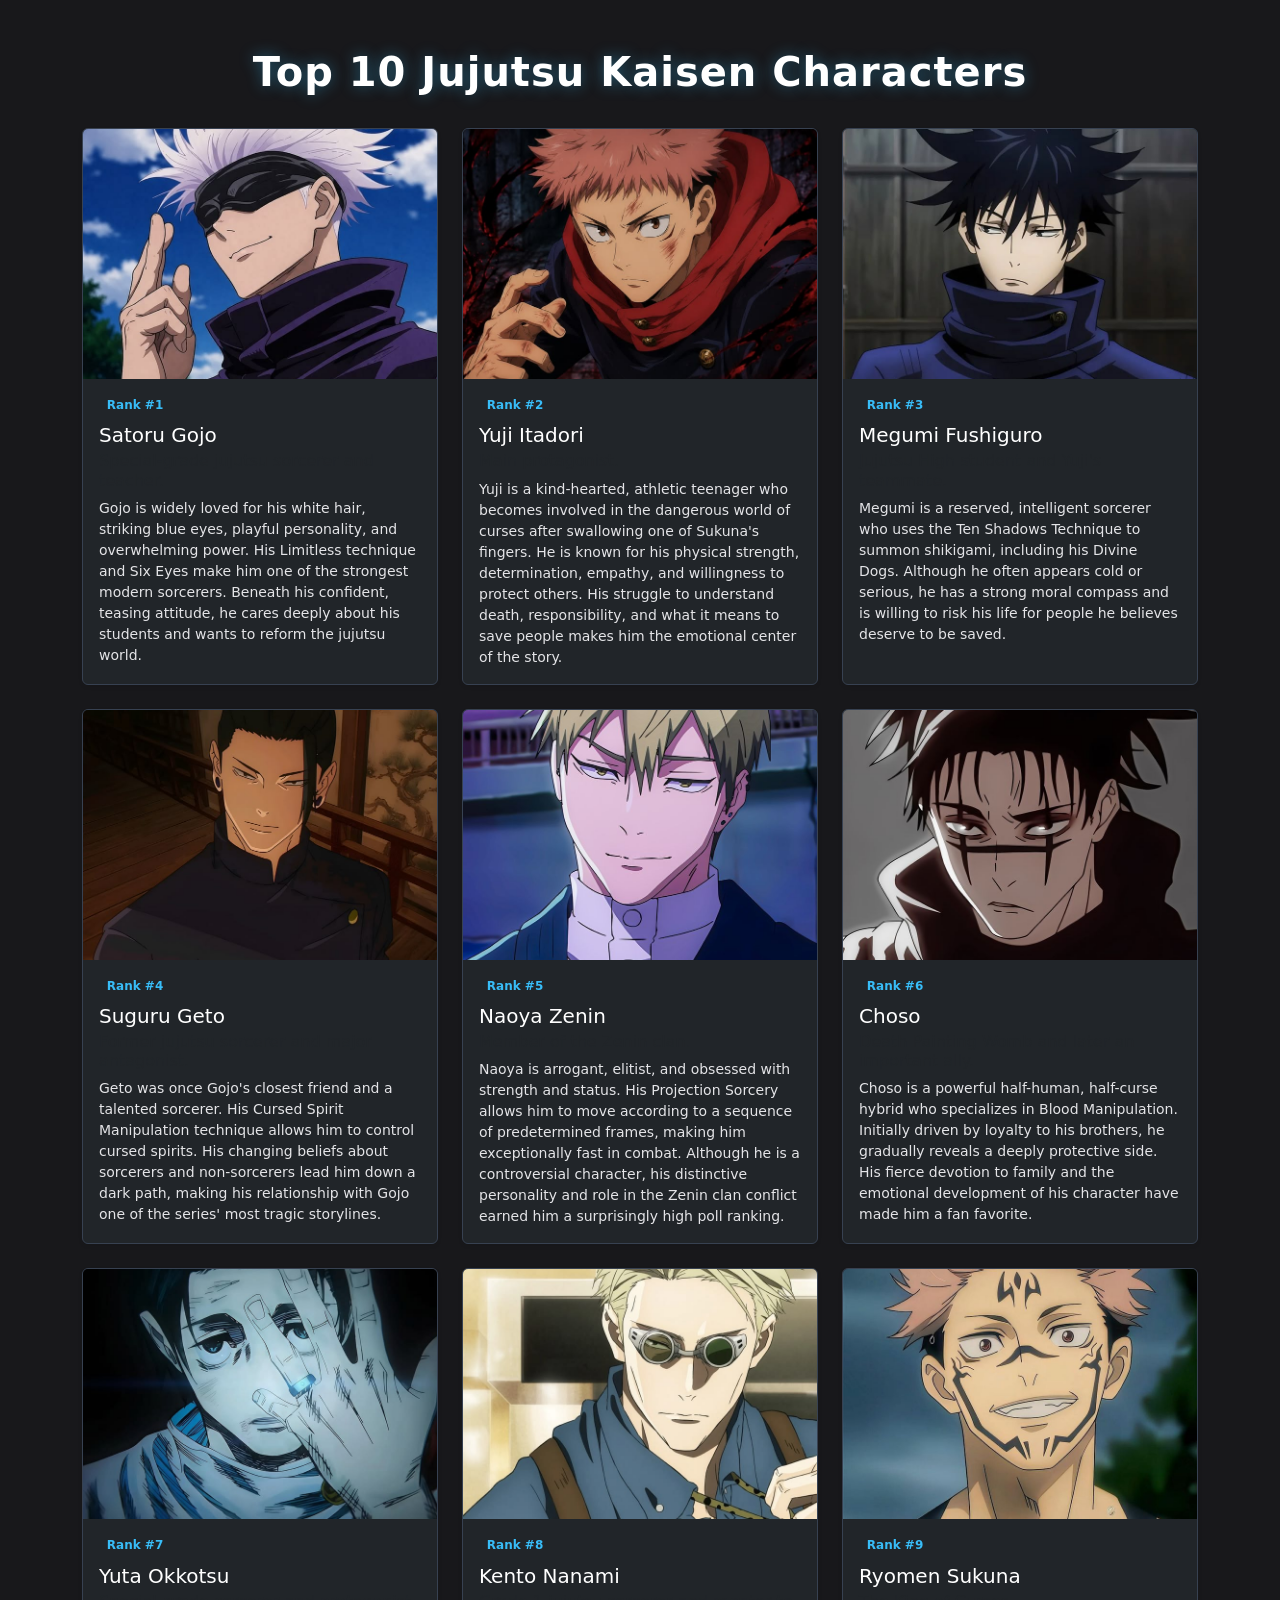
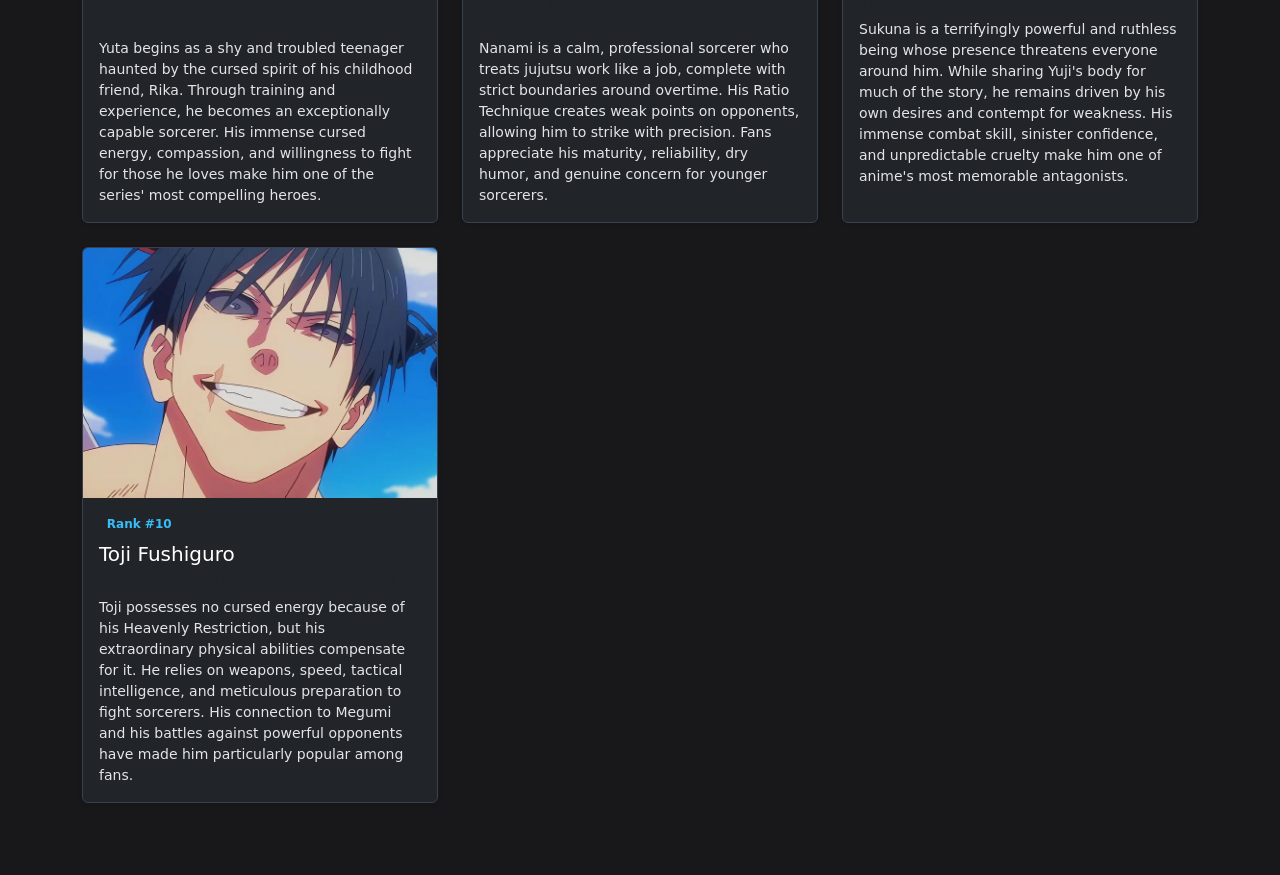
<file: Project-2_JSONArray/json.html>
<!doctype html>
<html lang="en">
<head>
    <meta charset="utf-8">
    <meta name="viewport" content="width=device-width, initial-scale=1">
    <title>JSON ARRAY</title>
    <link rel="icon" type="image" href="assets2/images2/Jujutsu_Kaisen_logo.png ">
    <link href="https://cdn.jsdelivr.net/npm/bootstrap@5.3.8/dist/css/bootstrap.min.css" rel="stylesheet" crossorigin="anonymous">
    <link rel="stylesheet" href="assets2/css2/style.css">
    <link href="https://fonts.googleapis.com/css2?family=Plus+Jakarta+Sans:wght@700;800&display=swap" rel="stylesheet">
</head>
<body>
    <div class="container my-5">
        <div class="row mb-4">
            <div class="col text-center">
                <div class="h1">Top 10 Jujutsu Kaisen Characters</div>
            </div>
        </div>
        <div class="row" id="character-container"></div>
    </div>

    <script src="https://cdn.jsdelivr.net/npm/bootstrap@5.3.8/dist/js/bootstrap.bundle.min.js" crossorigin="anonymous"></script>

    <script>
        const characters = [
            {
                "rank": 1,
                "name": "Satoru Gojo",
                "role": "Special-grade jujutsu sorcerer and teacher.",
                "description": "Gojo is widely loved for his white hair, striking blue eyes, playful personality, and overwhelming power. His Limitless technique and Six Eyes make him one of the strongest modern sorcerers. Beneath his confident, teasing attitude, he cares deeply about his students and wants to reform the jujutsu world.",
                "images": [
                    "assets2/images2/gojo.jpg",
                    "assets2/images2/gojo2.jpg"
                ],
            },
            {
                "rank": 2,
                "name": "Yuji Itadori",
                "role": "Main protagonist.",
                "description": "Yuji is a kind-hearted, athletic teenager who becomes involved in the dangerous world of curses after swallowing one of Sukuna's fingers. He is known for his physical strength, determination, empathy, and willingness to protect others. His struggle to understand death, responsibility, and what it means to save people makes him the emotional center of the story.",
                "images": [
                    "assets2/images2/yuji.jpg",
                    "assets2/images2/yuji2.jpg"
                ],
            },
            {
                "rank": 3,
                "name": "Megumi Fushiguro",
                "role": "Jujutsu High student and Yuji's teammate.",
                "description": "Megumi is a reserved, intelligent sorcerer who uses the Ten Shadows Technique to summon shikigami, including his Divine Dogs. Although he often appears cold or serious, he has a strong moral compass and is willing to risk his life for people he believes deserve to be saved.",
                "images": [
                    "assets2/images2/megumi.jpg",
                    "assets2/images2/megumi2.jpg"
                ],
            },
            {
                "rank": 4,
                "name": "Suguru Geto",
                "role": "Former jujutsu sorcerer and major antagonist.",
                "description": "Geto was once Gojo's closest friend and a talented sorcerer. His Cursed Spirit Manipulation technique allows him to control cursed spirits. His changing beliefs about sorcerers and non-sorcerers lead him down a dark path, making his relationship with Gojo one of the series' most tragic storylines.",
                "images": [
                    "assets2/images2/geto.jpg",
                    "assets2/images2/geto2.jpg"
                ],
            },
            {
                "rank": 5,
                "name": "Naoya Zenin",
                "role": "Member of the Zenin clan.",
                "description": "Naoya is arrogant, elitist, and obsessed with strength and status. His Projection Sorcery allows him to move according to a sequence of predetermined frames, making him exceptionally fast in combat. Although he is a controversial character, his distinctive personality and role in the Zenin clan conflict earned him a surprisingly high poll ranking.",
                "images": [
                    "assets2/images2/naoya.jpg",
                    "assets2/images2/naoya2.jpg"
                ],
            },
            {
                "rank": 6,
                "name": "Choso",
                "role": "Death Painting Womb and later an important ally.",
                "description": "Choso is a powerful half-human, half-curse hybrid who specializes in Blood Manipulation. Initially driven by loyalty to his brothers, he gradually reveals a deeply protective side. His fierce devotion to family and the emotional development of his character have made him a fan favorite.",
                "images": [
                    "assets2/images2/choso.jpg",
                    "assets2/images2/choso2.jpg"
                ],
            },
            {
                "rank": 7,
                "name": "Yuta Okkotsu",
                "role": "Special-grade sorcerer and protagonist of Jujutsu Kaisen 0.",
                "description": "Yuta begins as a shy and troubled teenager haunted by the cursed spirit of his childhood friend, Rika. Through training and experience, he becomes an exceptionally capable sorcerer. His immense cursed energy, compassion, and willingness to fight for those he loves make him one of the series' most compelling heroes.",
                "images": [
                    "assets2/images2/yuta.jpg",
                    "assets2/images2/yuta2.jpg"
                ],
            },
            {
                "rank": 8,
                "name": "Kento Nanami",
                "role": "Grade 1 jujutsu sorcerer and mentor to Yuji.",
                "description": "Nanami is a calm, professional sorcerer who treats jujutsu work like a job, complete with strict boundaries around overtime. His Ratio Technique creates weak points on opponents, allowing him to strike with precision. Fans appreciate his maturity, reliability, dry humor, and genuine concern for younger sorcerers.",
                "images": [
                    "assets2/images2/nanami.jpg",
                    "assets2/images2/nanami2.jpg"
                ],
            },
            {
                "rank": 9,
                "name": "Ryomen Sukuna",
                "role": "The King of Curses.",
                "description": "Sukuna is a terrifyingly powerful and ruthless being whose presence threatens everyone around him. While sharing Yuji's body for much of the story, he remains driven by his own desires and contempt for weakness. His immense combat skill, sinister confidence, and unpredictable cruelty make him one of anime's most memorable antagonists.",
                "images": [
                    "assets2/images2/sukuna.jpg",
                    "assets2/images2/sukuna2.jpg"
                ],
            },
            {
                "rank": 10,
                "name": "Toji Fushiguro",
                "role": "Assassin known as the Sorcerer Killer.",
                "description": "Toji possesses no cursed energy because of his Heavenly Restriction, but his extraordinary physical abilities compensate for it. He relies on weapons, speed, tactical intelligence, and meticulous preparation to fight sorcerers. His connection to Megumi and his battles against powerful opponents have made him particularly popular among fans.",
                "images": [
                    "assets2/images2/toji.jpg",
                    "assets2/images2/toji2.jpg"
                ],
            }
        ];

        const container = document.getElementById('character-container');

        characters.forEach((char) => {
            const col = document.createElement('div');
            col.className = 'col-md-4 mb-4';

            let currentIndex = 0;
            let initialImage = (char.images && char.images.length > 0) ? char.images[0] : "";

            col.innerHTML = `
                <div class="card h-100 shadow-sm">
                    <img src="${initialImage}" class="card-img-top character-img" alt="${char.name}" style="height: 250px; object-fit: cover;">
                    <div class="card-body">
                        <div class="d-flex justify-content-between align-items-center mb-2">
                            <span class="badge">Rank #${char.rank}</span>
                        </div>
                        <h5 class="card-title">${char.name}</h5>
                        <h6 class="card-subtitle mb-2 text-muted">${char.role}</h6>
                        <p class="card-text small">${char.description}</p>
                    </div>
                </div>
            `;

            container.appendChild(col);

            if (char.images && char.images.length > 1) {
                const imgElement = col.querySelector('.character-img');

                setInterval(() => {
                    imgElement.classList.add('fade-out');

                    setTimeout(() => {
                        currentIndex = (currentIndex + 1) % char.images.length;
                        imgElement.src = char.images[currentIndex];
                        imgElement.classList.remove('fade-out');
                    }, 400);

                }, 3000);
            }
        });
    </script>
</body>
</html>
</file>
<file: Midterm_API/assets3/css3/style.css>
:root {
    --val-red: #9f1621;
    --val-dark: #0F1923;
    --val-card-bg: #1F2326;
    --val-text-light: #ECE8E1;
}
body {
    background-color: var(--val-dark);
    color: var(--val-text-light);
    font-family: 'Montserrat', sans-serif;
    min-height: 100vh;
}
.nav-item {
    position: relative;
    text-decoration: none;
    color: #E5E7EB; 
    transition: color 0.3s ease, transform 0.2s ease;
    cursor: pointer;
    overflow: visible;
    opacity: 0;
    transform: translateY(-10px);
    animation: fadeDown 0.6s ease forwards;
}
.nav-item li:nth-child(1) { animation-delay: 0.35s; }
.nav-item li:nth-child(2) { animation-delay: 0.45s; }
.nav-item li:nth-child(3) { animation-delay: 0.55s; }
.nav-item li:nth-child(4) { animation-delay: 0.65s; }
.nav-item li:nth-child(5) { animation-delay: 0.75s; }
@keyframes fadeDown {
    to {
        opacity: 1;
        transform: translateY(0);
    }
}
.nav-item a::after {
    content: "";
    position: absolute;
    left: 0;
    bottom: -5px;
    width: 0;
    height: 3px;
    background: linear-gradient(90deg, #FF4655 35%, #FF7882 100%);
    box-shadow: 0 0 10px rgba(255, 70, 85, 0.8);
    transition: width 0.3s ease;
}
.nav-item a:hover::after {
    width: 100%;
}
.nav-item a:hover {
    transform: translateY(-2px);
    color: #FF4655;
}
.val-header {
    background-color: var(--val-red);
    border-bottom: 3px solid #000;
}
.val-title {
    font-weight: 900;
    text-transform: uppercase;
    letter-spacing: 2px;
}
.agent-card {
    background-color: var(--val-card-bg);
    border: 1px solid rgba(255, 255, 255, 0.1);
    border-radius: 8px;
    transition: transform 0.25s ease, border-color 0.25s ease, box-shadow 0.25s ease;
    cursor: pointer;
    overflow: hidden;
    height: 100%;
}
.agent-card:hover {
    transform: translateY(-5px);
    border-color: var(--val-red);
    box-shadow: 0 10px 20px rgba(255, 70, 85, 0.25);
}
.agent-img-wrapper {
    position: relative;
    background: radial-gradient(circle, rgba(255, 70, 85, 0.2) 0%, rgba(15, 25, 35, 0.9) 100%);
    height: 220px;
    display: flex;
    align-items: center;
    justify-content: center;
    overflow: hidden;
}
.agent-portrait {
    height: 100%;
    object-fit: contain;
    transition: transform 0.3s ease;
}
.agent-card:hover .agent-portrait {
    transform: scale(1.08);
}
.role-badge {
    background-color: rgba(0, 0, 0, 0.6);
    border: 1px solid rgba(255, 255, 255, 0.2);
    font-size: 0.8rem;
    text-transform: uppercase;
    letter-spacing: 1px;
}
.page-link {
    background-color: var(--val-card-bg);
    color: var(--val-text-light);
    border: 1px solid rgba(255, 255, 255, 0.15);
    font-weight: 700;
    cursor: pointer;
}
.page-link:hover {
    background-color: var(--val-red);
    color: #fff;
    border-color: var(--val-red);
}
.page-item.disabled .page-link {
    background-color: #15191d;
    color: #555;
    border-color: rgba(255, 255, 255, 0.05);
}
.form-select {
    background-color: var(--val-card-bg);
    color: var(--val-text-light);
    border: 1px solid rgba(255, 255, 255, 0.2);
    font-weight: 600;
}
.form-select option {
    font-weight: 600;
}
.form-select:focus {
    background-color: var(--val-card-bg);
    color: var(--val-text-light);
    border-color: var(--val-red);
    box-shadow: 0 0 0 0.25rem rgba(255, 70, 85, 0.25);
}
.ability-box {
    background-color: rgba(255, 255, 255, 0.05);
    border-left: 3px solid var(--val-red);
    border-radius: 4px;
}
.agent-hero-section {
    position: relative;
    background: radial-gradient(circle at 30% 50%, rgba(255, 70, 85, 0.12) 0%, rgba(20, 23, 26, 0.95) 70%);
    border: 1px solid #323A40;
    border-radius: 12px;
    overflow: hidden;
    box-shadow: 0 15px 35px rgba(0, 0, 0, 0.5);
}

.agent-hero-section::before {
    content: "";
    position: absolute;
    top: 0;
    right: 0;
    bottom: 0;
    left: 0;
    background-image: linear-gradient(rgba(255, 255, 255, 0.02) 1px, transparent 1px),
                    linear-gradient(90deg, rgba(255, 255, 255, 0.02) 1px, transparent 1px);
    background-size: 30px 30px;
    pointer-events: none;
}

.ability-card {
    background-color: #161A1D !important;
    border: 1px solid #323A40 !important;
    transition: transform 0.2s ease, border-color 0.2s ease;
}

.ability-card:hover {
    transform: translateY(-4px);
    border-color: #FF4655 !important;
}
</file>
<file: Project-1_BentoBox/assets/css/style.css>
.gallery-title {
    background: linear-gradient(135deg, #ffffff 30%, #38bdf8 100%);
    -webkit-background-clip: text;
    -webkit-text-fill-color: transparent;
}
.card {
    transition: transform 0.3s cubic-bezier(0.4, 0, 0.2, 1), 
                box-shadow 0.3s cubic-bezier(0.4, 0, 0.2, 1), 
                border-color 0.3s ease;
    will-change: transform;
}
.card:hover {
    transform: translateY(-6px);
    box-shadow: 0 12px 30px rgba(0, 0, 0, 0.6), 
                0 0 15px rgba(56, 189, 248, 0.15); 
    border-color: #38bdf8 !important;
}

.card img {
    transition: transform 0.5s cubic-bezier(0.4, 0, 0.2, 1);
}
.card:hover img {
    transform: scale(1.04);
}
</file>
<file: Project-2_JSONArray/assets2/css2/style.css>
body {
    background-color: #18181b;
}
.card {
    background-color: #27272a;
}
.card-text {
    color: #e4e4e7;
}
.card-title {
    color: #ffffff;
}
.badge {
    color: #38bdf8;
}
.h1 {
    color: #ffffff;
    font-weight: 800;
    letter-spacing: 1px;
    text-shadow: 0 0 15px rgba(56, 189, 248, 0.4);
}
.card {
    background-color: #212529;
    color: #e4e4e7;
    border: 1px solid #374151;
    transition: transform 0.3s ease, box-shadow 0.3s ease;
}
.card:hover {
    transform: translateY(-5px);
    box-shadow: 0 10px 20px rgba(56, 189, 248, 0.2) !important;
}
.character-img {
    transition: opacity 0.4s ease-in-out;
    opacity: 1;
}
.character-img.fade-out {
    opacity: 0;
}
</file>
